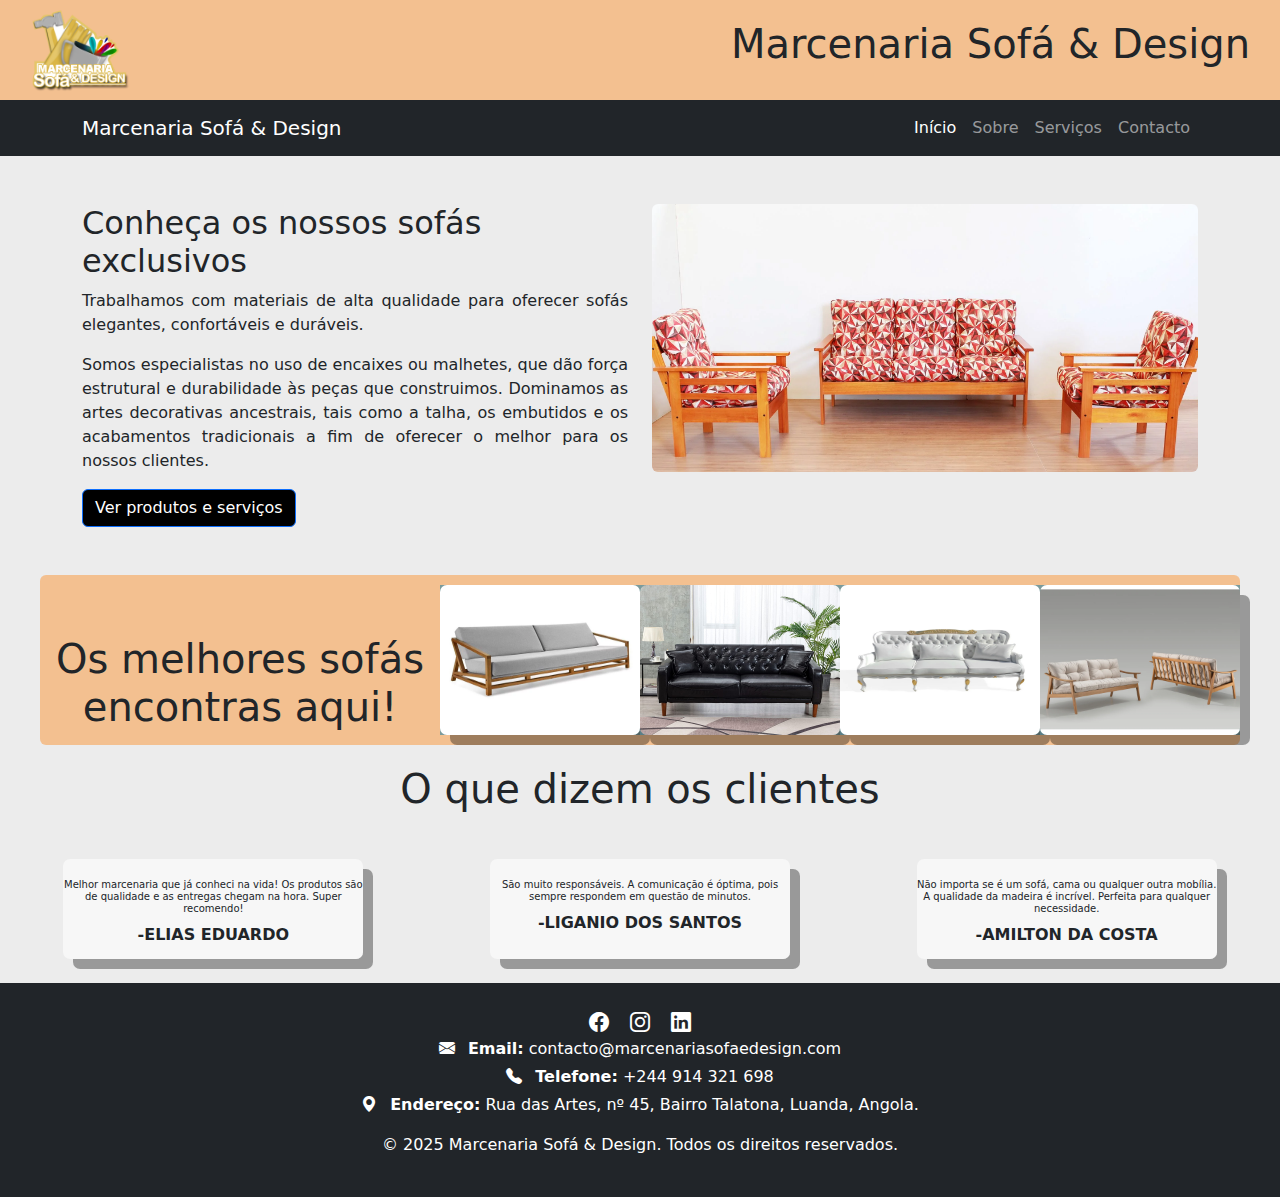
<file: index.html>
<!DOCTYPE html>
<html lang="pt">
<head>
    <meta charset="UTF-8">
    <meta name="viewport" content="width=device-width, initial-scale=1">
    <title>Marcenaria - Página Inicial</title>
    <link href="https://cdn.jsdelivr.net/npm/bootstrap@5.3.0/dist/css/bootstrap.min.css" rel="stylesheet">
    <link href="https://cdn.jsdelivr.net/npm/bootstrap-icons@1.10.5/font/bootstrap-icons.css" rel="stylesheet">
    <link rel="stylesheet" href="css/index.css">
</head>

<body>

 <!-- Banner -->
 <div class="top">
    <img src="img/logotipo_copy.png" alt="logo" width="100px" height="100px">
    <h1>Marcenaria Sofá & Design</h1>

 </div>
  
    <!-- Navbar -->
    <nav class="navbar navbar-expand-lg navbar-dark bg-dark sticky-top">
        <div class="container">
            <a class="navbar-brand" href="index.html">Marcenaria Sofá & Design</a>
            <button class="navbar-toggler" type="button" data-bs-toggle="collapse" data-bs-target="#navbarNav">
                <span class="navbar-toggler-icon"></span>
            </button>
            <div class="collapse navbar-collapse" id="navbarNav">
                <ul class="navbar-nav ms-auto">
                    <li class="nav-item"><a class="nav-link active" href="index.html">Início</a></li>
                    <li class="nav-item"><a class="nav-link" href="html/sobre.html">Sobre</a></li>
                    <li class="nav-item"><a class="nav-link" href="html/servicos.html">Serviços</a></li>
                    <li class="nav-item"><a class="nav-link" href="html/contacto.html">Contacto</a></li>
                </ul>
            </div>
        </div>
    </nav>

    <!-- Conteúdo -->
    <section class="container py-5">
        <div class="row">
            <div class="col-md-6">
                <h2>Conheça os nossos sofás exclusivos</h2>
                <p style="text-align: justify;">Trabalhamos com materiais de alta qualidade para oferecer sofás elegantes,
                    confortáveis e duráveis.
                </p>
                <p style="text-align: justify;">
                    Somos especialistas no uso de encaixes ou malhetes, que dão força estrutural e durabilidade 
                    às peças que construimos. Dominamos as artes decorativas ancestrais, tais como a talha, os embutidos e os 
                    acabamentos tradicionais a fim de oferecer o melhor para os nossos clientes. 
                </p>
                <a href="html/servicos.html" class="btn btn-primary">Ver produtos e serviços</a>
            </div>
            <div class="col-md-6">
                <img src="img/sofá.webp" class="img-fluid rounded" alt="Sofá">
            </div>
        </div>
    </section>

    <section id="monte">
        <div class="camada">
            <h1>Os melhores sofás encontras aqui!</h1>
            <div class="box"><img src="img/cadeirao1.webp" alt="cadeirao1" width="200px" height="150px"></div>
            <div class="box"><img src="img/cadeirao2.jpeg" alt="cadeirao2" width="200px" height="150px"></div>
            <div class="box"><img src="img/cadeirao3.webp" alt="cadeirao3" width="200px" height="150px"></div>
            <div class="box"><img src="img/cadeirao4.webp" alt="cadeirao4"width="200px" height="150px"></div>
        </div>

    </section>

    <h1 class="titulo_comentarios">O que dizem os clientes</h1>
    <div class="comentario">
        <div class="descricao">
            <h2>Melhor marcenaria que já conheci na vida! Os produtos são de qualidade e as entregas chegam na hora. 
                Super recomendo!
            </h2>
            <strong>-ELIAS EDUARDO</strong>
        </div>
        <div class="descricao">
            <h2>São muito responsáveis. A comunicação é óptima, pois sempre respondem em questão de minutos.</h2>
            <strong>-LIGANIO DOS SANTOS</strong> 
        </div>
        <div class="descricao">
            <h2> Não importa se é um sofá, cama ou qualquer outra mobília. A qualidade da madeira é incrível. Perfeita 
                para qualquer necessidade. 
            </h2>
            <strong>-AMILTON DA COSTA</strong>
        </div>
    </div>
    <br>

     <!-- Rodapé -->
    <footer class="bg-dark text-white text-center py-4">
    <div class="container">
      <div class="mb-3">
        <a href="https://facebook.com" class="text-white fs-5 mx-2 social-icon"><i class="bi bi-facebook"></i></a>
        <a href="https://instagram.com" class="text-white fs-5 mx-2 social-icon"><i class="bi bi-instagram"></i></a>
        <a href="https://linkedin.com" class="text-white fs-5 mx-2 social-icon"><i class="bi bi-linkedin"></i></a>
        <p class="mb-1">
          <i class="bi bi-envelope-fill me-2"></i>
          <strong>Email:</strong> contacto@marcenariasofaedesign.com
        </p>
        <p class="mb-1">
          <i class="bi bi-telephone-fill me-2"></i>
          <strong>Telefone:</strong> +244 914 321 698
        </p>
        <p class="mb-3">
          <i class="bi bi-geo-alt-fill me-2"></i>
          <strong>Endereço:</strong> Rua das Artes, nº 45, Bairro Talatona, Luanda, Angola.
        </p>
      </div>
      <p>&copy; 2025 Marcenaria Sofá & Design. Todos os direitos reservados.</p>
    </div>
  </footer>

<script src="https://cdn.jsdelivr.net/npm/bootstrap@5.3.0/dist/js/bootstrap.bundle.min.js"></script>
</body>
</html>
</file>
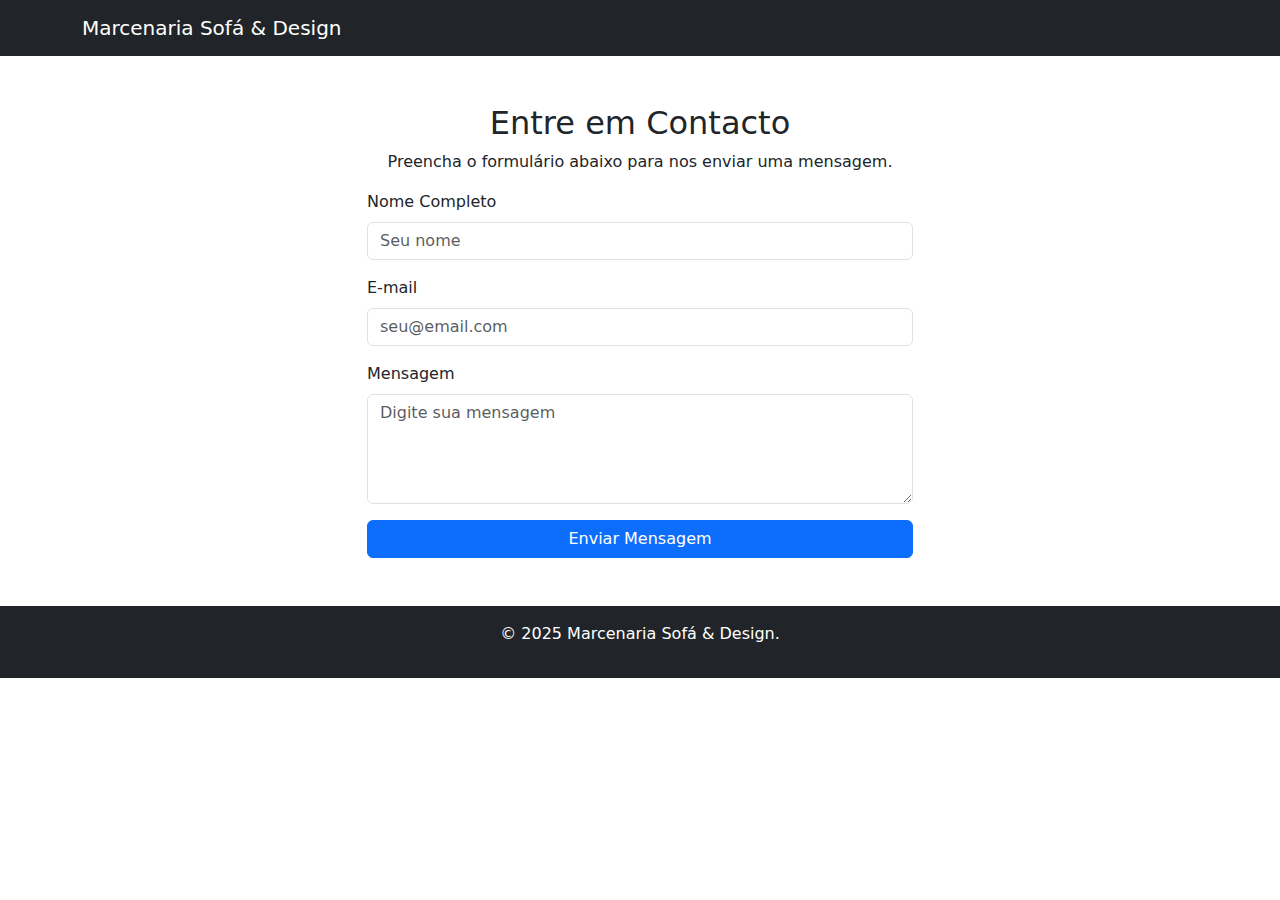
<file: contacto.html>
<!DOCTYPE html>
<html lang="pt">
<head>
    <meta charset="UTF-8">
    <meta name="viewport" content="width=device-width, initial-scale=1">
    <title>Contato - Marcenaria</title>
    <link href="https://cdn.jsdelivr.net/npm/bootstrap@5.3.0/dist/css/bootstrap.min.css" rel="stylesheet">
</head>
<body>

    <nav class="navbar navbar-expand-lg navbar-dark bg-dark">
        <div class="container">
            <a class="navbar-brand" href="index.html">Marcenaria Sofá & Design</a>
        </div>
    </nav>

    <section class="container py-5">
        <h2 class="text-center">Entre em Contacto</h2>
        <p class="text-center">Preencha o formulário abaixo para nos enviar uma mensagem.</p>

        <div class="row justify-content-center">
            <div class="col-md-6">
                <form>
                    <div class="mb-3">
                        <label for="nome" class="form-label">Nome Completo</label>
                        <input type="text" class="form-control" id="nome" placeholder="Seu nome" required>
                    </div>
                    <div class="mb-3">
                        <label for="email" class="form-label">E-mail</label>
                        <input type="email" class="form-control" id="email" placeholder="seu@email.com" required>
                    </div>
                    <div class="mb-3">
                        <label for="mensagem" class="form-label">Mensagem</label>
                        <textarea class="form-control" id="mensagem" rows="4" placeholder="Digite sua mensagem" required></textarea>
                    </div>
                    <button type="submit" class="btn btn-primary w-100">Enviar Mensagem</button>
                </form>
            </div>
        </div>
    </section>

    <footer class="bg-dark text-white text-center py-3">
        <p>&copy; 2025 Marcenaria Sofá & Design.</p>
    </footer>

    <script src="https://cdn.jsdelivr.net/npm/bootstrap@5.3.0/dist/js/bootstrap.bundle.min.js"></script>
</body>
</html>
</file>
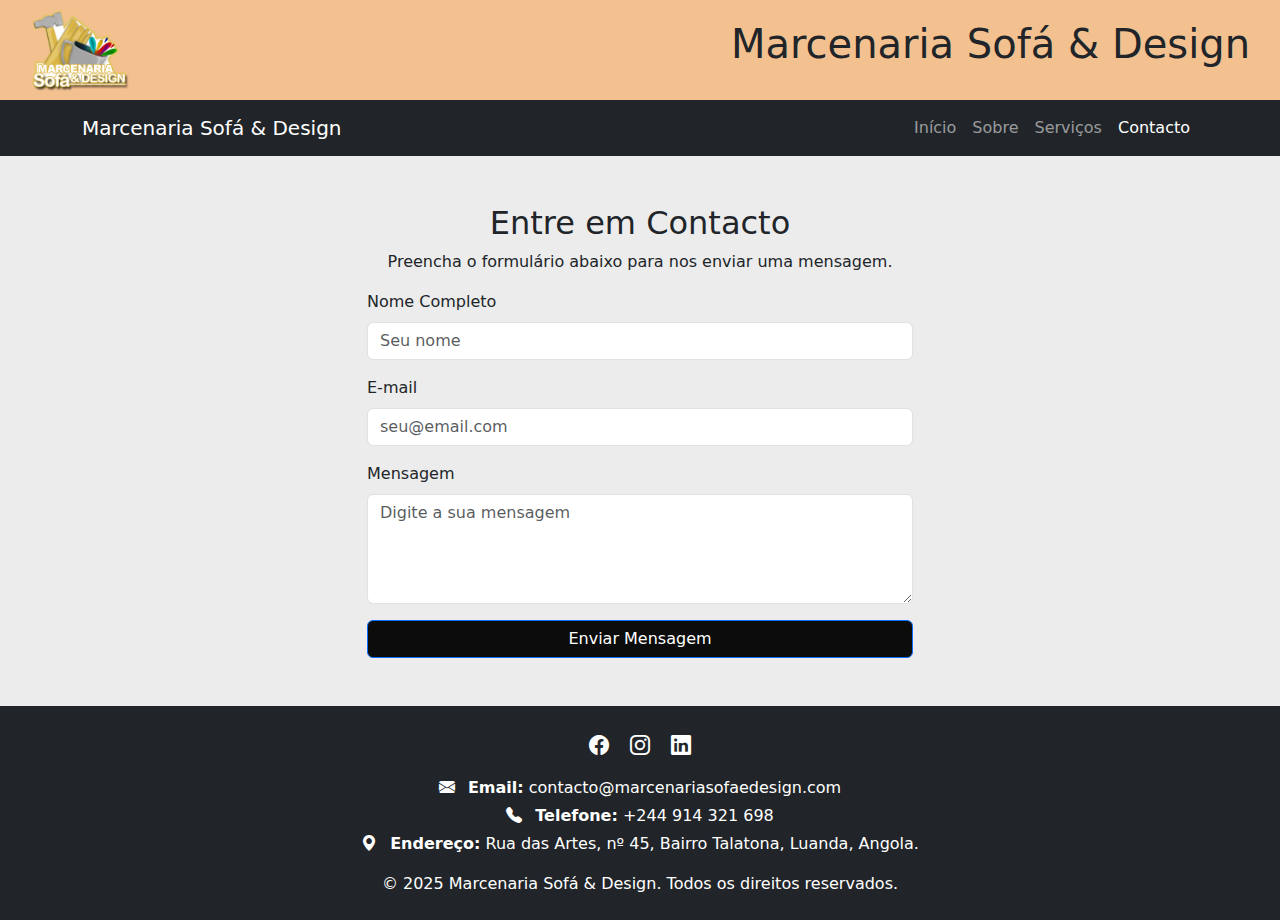
<file: html/contacto.html>
<!DOCTYPE html>
<html lang="pt">
<head>
    <meta charset="UTF-8">
    <meta name="viewport" content="width=device-width, initial-scale=1">
    <title>Contato - Marcenaria</title>
    <link href="https://cdn.jsdelivr.net/npm/bootstrap@5.3.0/dist/css/bootstrap.min.css" rel="stylesheet">
    <link href="https://cdn.jsdelivr.net/npm/bootstrap-icons@1.10.5/font/bootstrap-icons.css" rel="stylesheet">
    <link rel="stylesheet" href="../css/contacto.css">
</head>

<body>
 <!-- Banner -->
 <div class="top">
  <img src="../img/logotipo_copy.png" alt="logo" width="100px" height="100px">
  <h1>Marcenaria Sofá & Design</h1>
</div>

  <!-- Navbar -->
  <nav class="navbar navbar-expand-lg navbar-dark bg-dark sticky-top">
      <div class="container">
          <a class="navbar-brand" href="../index.html">Marcenaria Sofá & Design</a>
          <button class="navbar-toggler" type="button" data-bs-toggle="collapse" data-bs-target="#navbarNav">
              <span class="navbar-toggler-icon"></span>
          </button>
          <div class="collapse navbar-collapse" id="navbarNav">
              <ul class="navbar-nav ms-auto">
                  <li class="nav-item"><a class="nav-link" href="../index.html">Início</a></li>
                  <li class="nav-item"><a class="nav-link" href="sobre.html">Sobre</a></li>
                  <li class="nav-item"><a class="nav-link" href="servicos.html">Serviços</a></li>
                  <li class="nav-item"><a class="nav-link active" href="contacto.html">Contacto</a></li>
              </ul>
          </div>
      </div>
  </nav>

    <section class="container py-5">
        <h2 class="text-center">Entre em Contacto</h2>
        <p class="text-center">Preencha o formulário abaixo para nos enviar uma mensagem.</p>

        <div class="row justify-content-center">
            <div class="col-md-6">
                <form>
                    <div class="mb-3">
                        <label for="nome" class="form-label">Nome Completo</label>
                        <input type="text" class="form-control" id="nome" placeholder="Seu nome" required>
                    </div>
                    <div class="mb-3">
                        <label for="email" class="form-label">E-mail</label>
                        <input type="email" class="form-control" id="email" placeholder="seu@email.com" required>
                    </div>
                    <div class="mb-3">
                        <label for="mensagem" class="form-label">Mensagem</label>
                        <textarea class="form-control" id="mensagem" rows="4" placeholder="Digite a sua mensagem" required></textarea>
                    </div>
                    <button type="submit" class="btn btn-primary w-100" id="btn-enviar" style="background: rgb(12, 12, 12);">Enviar Mensagem</button>
                </form>
            </div>
        </div>
    </section>

       <!-- Rodapé -->
<footer class="bg-dark text-white text-center py-4">
  <div class="container">
    <div class="mb-3">
      <a href="https://facebook.com" class="text-white fs-5 mx-2 social-icon"><i class="bi bi-facebook"></i></a>
      <a href="https://instagram.com" class="text-white fs-5 mx-2 social-icon"><i class="bi bi-instagram"></i></a>
      <a href="https://linkedin.com" class="text-white fs-5 mx-2 social-icon"><i class="bi bi-linkedin"></i></a>
    </div>

    <p class="mb-1">
      <i class="bi bi-envelope-fill me-2"></i>
      <strong>Email:</strong> contacto@marcenariasofaedesign.com
    </p>
    <p class="mb-1">
      <i class="bi bi-telephone-fill me-2"></i>
      <strong>Telefone:</strong> +244 914 321 698
    </p>
    <p class="mb-3">
      <i class="bi bi-geo-alt-fill me-2"></i>
      <strong>Endereço:</strong> Rua das Artes, nº 45, Bairro Talatona, Luanda, Angola.
    </p>

    <p class="mb-0">&copy; 2025 Marcenaria Sofá & Design. Todos os direitos reservados.</p>
  </div>
</footer>

    <script src="https://cdn.jsdelivr.net/npm/bootstrap@5.3.0/dist/js/bootstrap.bundle.min.js"></script>
    <script src="../js/contacto.js"></script>
</body>
</html>
</file>
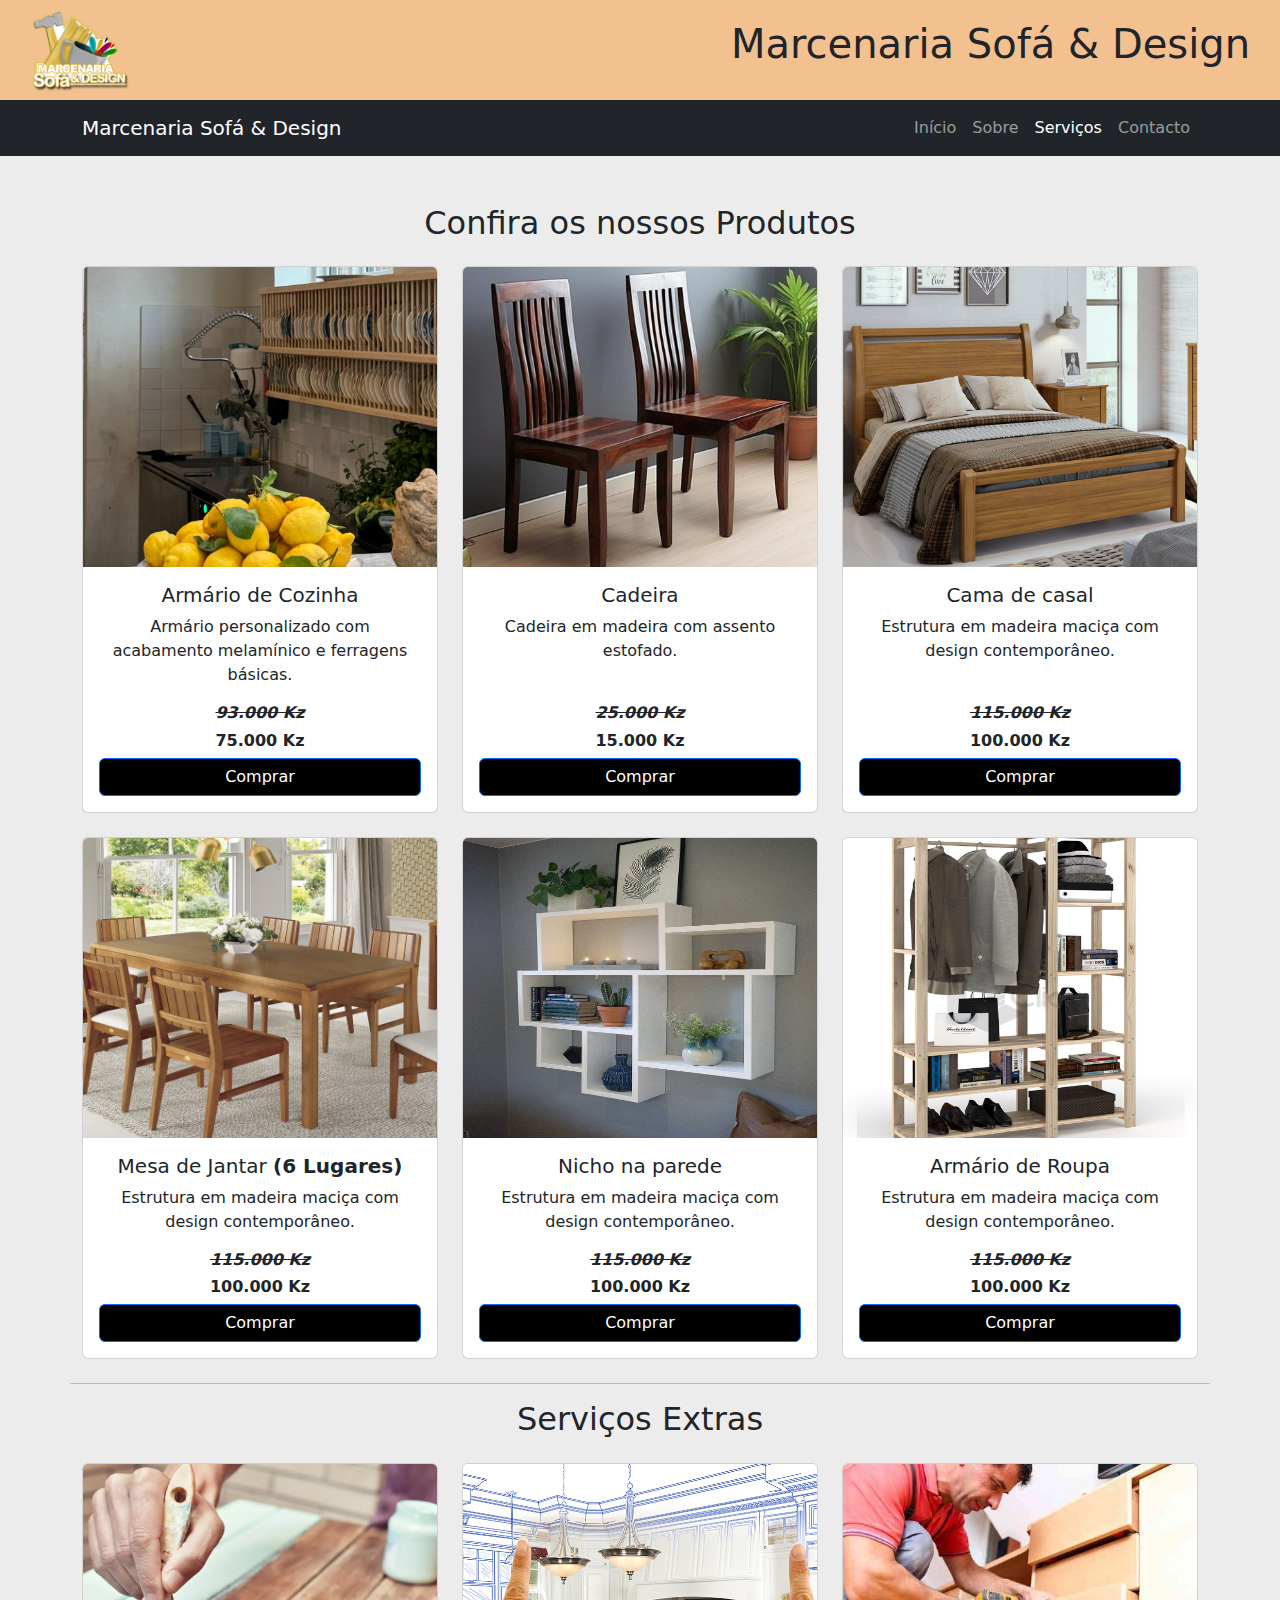
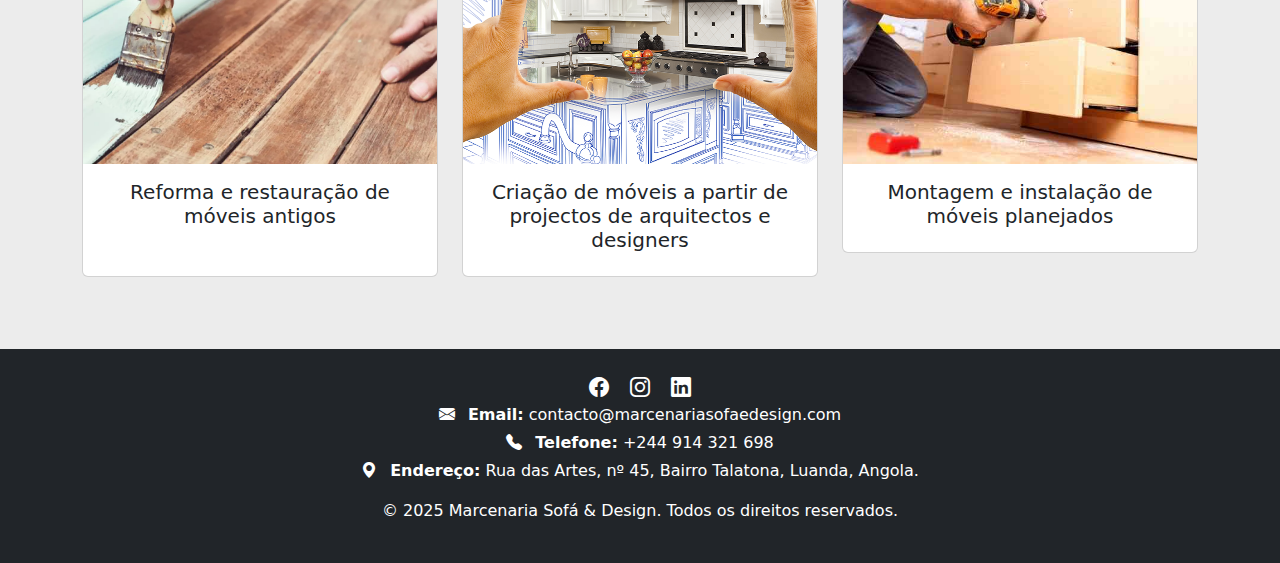
<file: html/servicos.html>
<!DOCTYPE html>
<html lang="pt">
<head>
    <meta charset="UTF-8">
    <meta name="viewport" content="width=device-width, initial-scale=1.0">
    <title>Serviços - Marcenaria Sofá & Design</title>

    <!-- Bootstrap CSS -->
    <link href="https://cdn.jsdelivr.net/npm/bootstrap@5.3.0/dist/css/bootstrap.min.css" rel="stylesheet">
    <link href="https://cdn.jsdelivr.net/npm/bootstrap-icons@1.10.5/font/bootstrap-icons.css" rel="stylesheet">
    <link rel="stylesheet" href="../css/servicos.css">
  </head>

<body>

  <!-- Banner -->
 <div class="top">
    <img src="../img/logotipo_copy.png" alt="logo" width="100px" height="100px">
    <h1>Marcenaria Sofá & Design</h1>

 </div>
  
    <!-- Navbar -->
    <nav class="navbar navbar-expand-lg navbar-dark bg-dark sticky-top">
        <div class="container">
            <a class="navbar-brand" href="../index.html">Marcenaria Sofá & Design</a>
            <button class="navbar-toggler" type="button" data-bs-toggle="collapse" data-bs-target="#navbarNav">
                <span class="navbar-toggler-icon"></span>
            </button>
            <div class="collapse navbar-collapse" id="navbarNav">
                <ul class="navbar-nav ms-auto">
                    <li class="nav-item"><a class="nav-link" href="../index.html">Início</a></li>
                    <li class="nav-item"><a class="nav-link" href="sobre.html">Sobre</a></li>
                    <li class="nav-item"><a class="nav-link active" href="servicos.html">Serviços</a></li>
                    <li class="nav-item"><a class="nav-link" href="contacto.html">Contacto</a></li>
                </ul>
            </div>
        </div>
    </nav>

    <!-- Secção de Produtos e Serviços -->
    <section class="container py-5">
        <h2 class="text-center mb-4">Confira os nossos Produtos</h2>
        <div class="row text-center">

          <!-- Produto 1 -->
          <div class="col-md-4 mb-4">
            <div class="card h-100 d-flex flex-column">
              <img src="../img/armario1.jpeg" class="card-img-top" alt="Armário de Cozinha" style="height: 300px; object-fit: cover;">
              <div class="card-body d-flex flex-column">
                <h5 class="card-title">Armário de Cozinha</h5>
                <p class="card-text flex-grow-1">Armário personalizado com acabamento melamínico e ferragens básicas.</p>
                <h6><del><i><strong>93.000 Kz</strong></i></del></h6>
                <h6><strong>75.000 Kz</strong></h6>
                <button type="button" class="btn btn-primary mt-auto" onclick="comprar('Armário de Cozinha')">Comprar</button>
              </div>
            </div>
          </div>

          <!-- Produto 2 -->
          <div class="col-md-4 mb-4">
            <div class="card h-100 d-flex flex-column">
              <img src="../img/cadeira1.jpg" class="card-img-top" alt="Cadeira" style="height: 300px; object-fit: cover;">
              <div class="card-body d-flex flex-column">
                <h5 class="card-title">Cadeira</h5>
                <p class="card-text flex-grow-1">Cadeira em madeira com assento estofado.</p>
                <h6><del><i><strong>25.000 Kz</strong></i></del></h6>
                <h6><strong>15.000 Kz</strong></h6>
                <button type="button" class="btn btn-primary mt-auto" onclick="comprar('Cadeira')">Comprar</button>
              </div>
            </div>
          </div>
      
          <!-- Produto 3 -->
          <div class="col-md-4 mb-4">
            <div class="card h-100 d-flex flex-column">
              <img src="../img/cama2.jpeg" class="card-img-top" alt="Cama de casal" style="height: 300px; object-fit: cover;">
              <div class="card-body d-flex flex-column">
                <h5 class="card-title">Cama de casal</h5>
                <p class="card-text flex-grow-1">Estrutura em madeira maciça com design contemporâneo.</p>
                <h6><del><i><strong>115.000 Kz</strong></i></del></h6>
                <h6><strong>100.000 Kz</strong></h6>
                <button type="button" class="btn btn-primary mt-auto" onclick="comprar('Cama de casal')">Comprar</button>
              </div>
            </div>
          </div>

           <!-- Produto 4 -->
           <div class="col-md-4 mb-4">
            <div class="card h-100 d-flex flex-column">
              <img src="../img/mesa1.webp" class="card-img-top" alt="Cama de casal" style="height: 300px; object-fit: cover;">
              <div class="card-body d-flex flex-column">
                <h5 class="card-title">Mesa de Jantar <strong>(6 Lugares)</strong></h5>
                <p class="card-text flex-grow-1">Estrutura em madeira maciça com design contemporâneo.</p>
                <h6><del><i><strong>115.000 Kz</strong></i></del></h6>
                <h6><strong>100.000 Kz</strong></h6>
                <button type="button" class="btn btn-primary mt-auto" onclick="comprar('Mesa de Jantar (6 Lugares)')">Comprar</button>
              </div>
            </div>
          </div>
          
           <!-- Produto 5 -->
           <div class="col-md-4 mb-4">
            <div class="card h-100 d-flex flex-column">
              <img src="../img/nicho.jpg" class="card-img-top" alt="Cama de casal" width="300px" height="300px" >
              <div class="card-body d-flex flex-column">
                <h5 class="card-title">Nicho na parede</h5>
                <p class="card-text flex-grow-1">Estrutura em madeira maciça com design contemporâneo.</p>
                <h6><del><i><strong>115.000 Kz</strong></i></del></h6>
                <h6><strong>100.000 Kz</strong></h6>
                <button type="button" class="btn btn-primary mt-auto" onclick="comprar('Nicho na parede')">Comprar</button>
              </div>
            </div>
          </div>

           <!-- Produto 6 -->
           <div class="col-md-4 mb-4">
            <div class="card h-100 d-flex flex-column">
              <img src="../img/roupa.jpg" class="card-img-top" alt="Cama de casal" style="height: 300px; object-fit: cover;">
              <div class="card-body d-flex flex-column">
                <h5 class="card-title">Armário de Roupa</h5>
                <p class="card-text flex-grow-1">Estrutura em madeira maciça com design contemporâneo.</p>
                <h6><del><i><strong>115.000 Kz</strong></i></del></h6>
                <h6><strong>100.000 Kz</strong></h6>
                <button type="button" class="btn btn-primary mt-auto" onclick="comprar('Armário de Roupa')">Comprar</button>
              </div>
            </div>
          </div>

          <hr>

        <h2 class="text-center mb-4">Serviços Extras</h2>

          <!-- Serviço 1 -->
          <div class="col-md-4 mb-4">
            <div class="card h-100 d-flex flex-column">
              <img src="../img/como restaurar móveis de madeira.jpg.webp" class="card-img-top" alt="reforma imóvel" style="height: 300px; object-fit: cover;">
              <div class="card-body d-flex flex-column">
                <h5 class="card-title">Reforma e restauração de móveis antigos</h5>
              </div>
            </div>
          </div>
           <!-- Serviço 2 -->
          <div class="col-md-4 mb-4">
            <div class="card h-100 d-flex flex-column">
              <img src="../img/antigo2.png" class="card-img-top" alt="Cama de casal" style="height: 300px; object-fit: cover;">
              <div class="card-body d-flex flex-column">
                <h5 class="card-title">Criação de móveis a partir de projectos de arquitectos e designers</h5>
              </div>
            </div>
          </div>
           <!-- Serviºo 3 -->
           <div class="col-md-4 mb-4">
            <div class="card h-150 d-flex flex-column">
              <img src="../img/antigo3.jpg" class="card-img-top" alt="Cama de casal" style="height: 300px; object-fit: cover;">
              <div class="card-body d-flex flex-column">
                <h5 class="card-title">Montagem e instalação de móveis planejados</h5>
              </div>
            </div>
          </div>
        </div>
      </section>
      
     <!-- Rodapé -->
     <footer class="bg-dark text-white text-center py-4">
      <div class="container">
        <div class="mb-3">
          <a href="https://facebook.com" class="text-white fs-5 mx-2 social-icon"><i class="bi bi-facebook"></i></a>
          <a href="https://instagram.com" class="text-white fs-5 mx-2 social-icon"><i class="bi bi-instagram"></i></a>
          <a href="https://linkedin.com" class="text-white fs-5 mx-2 social-icon"><i class="bi bi-linkedin"></i></a>
          <p class="mb-1">
            <i class="bi bi-envelope-fill me-2"></i>
            <strong>Email:</strong> contacto@marcenariasofaedesign.com
          </p>
          <p class="mb-1">
            <i class="bi bi-telephone-fill me-2"></i>
            <strong>Telefone:</strong> +244 914 321 698
          </p>
          <p class="mb-3">
            <i class="bi bi-geo-alt-fill me-2"></i>
            <strong>Endereço:</strong> Rua das Artes, nº 45, Bairro Talatona, Luanda, Angola.
          </p>
        </div>
        <p>&copy; 2025 Marcenaria Sofá & Design. Todos os direitos reservados.</p>
      </div>
    </footer>

    <!-- Bootstrap JS -->
    <script src="https://cdn.jsdelivr.net/npm/bootstrap@5.3.0/dist/js/bootstrap.bundle.min.js"></script>
    <script src="../js/servicos.js"></script>
  
</body>
</html>
</file>
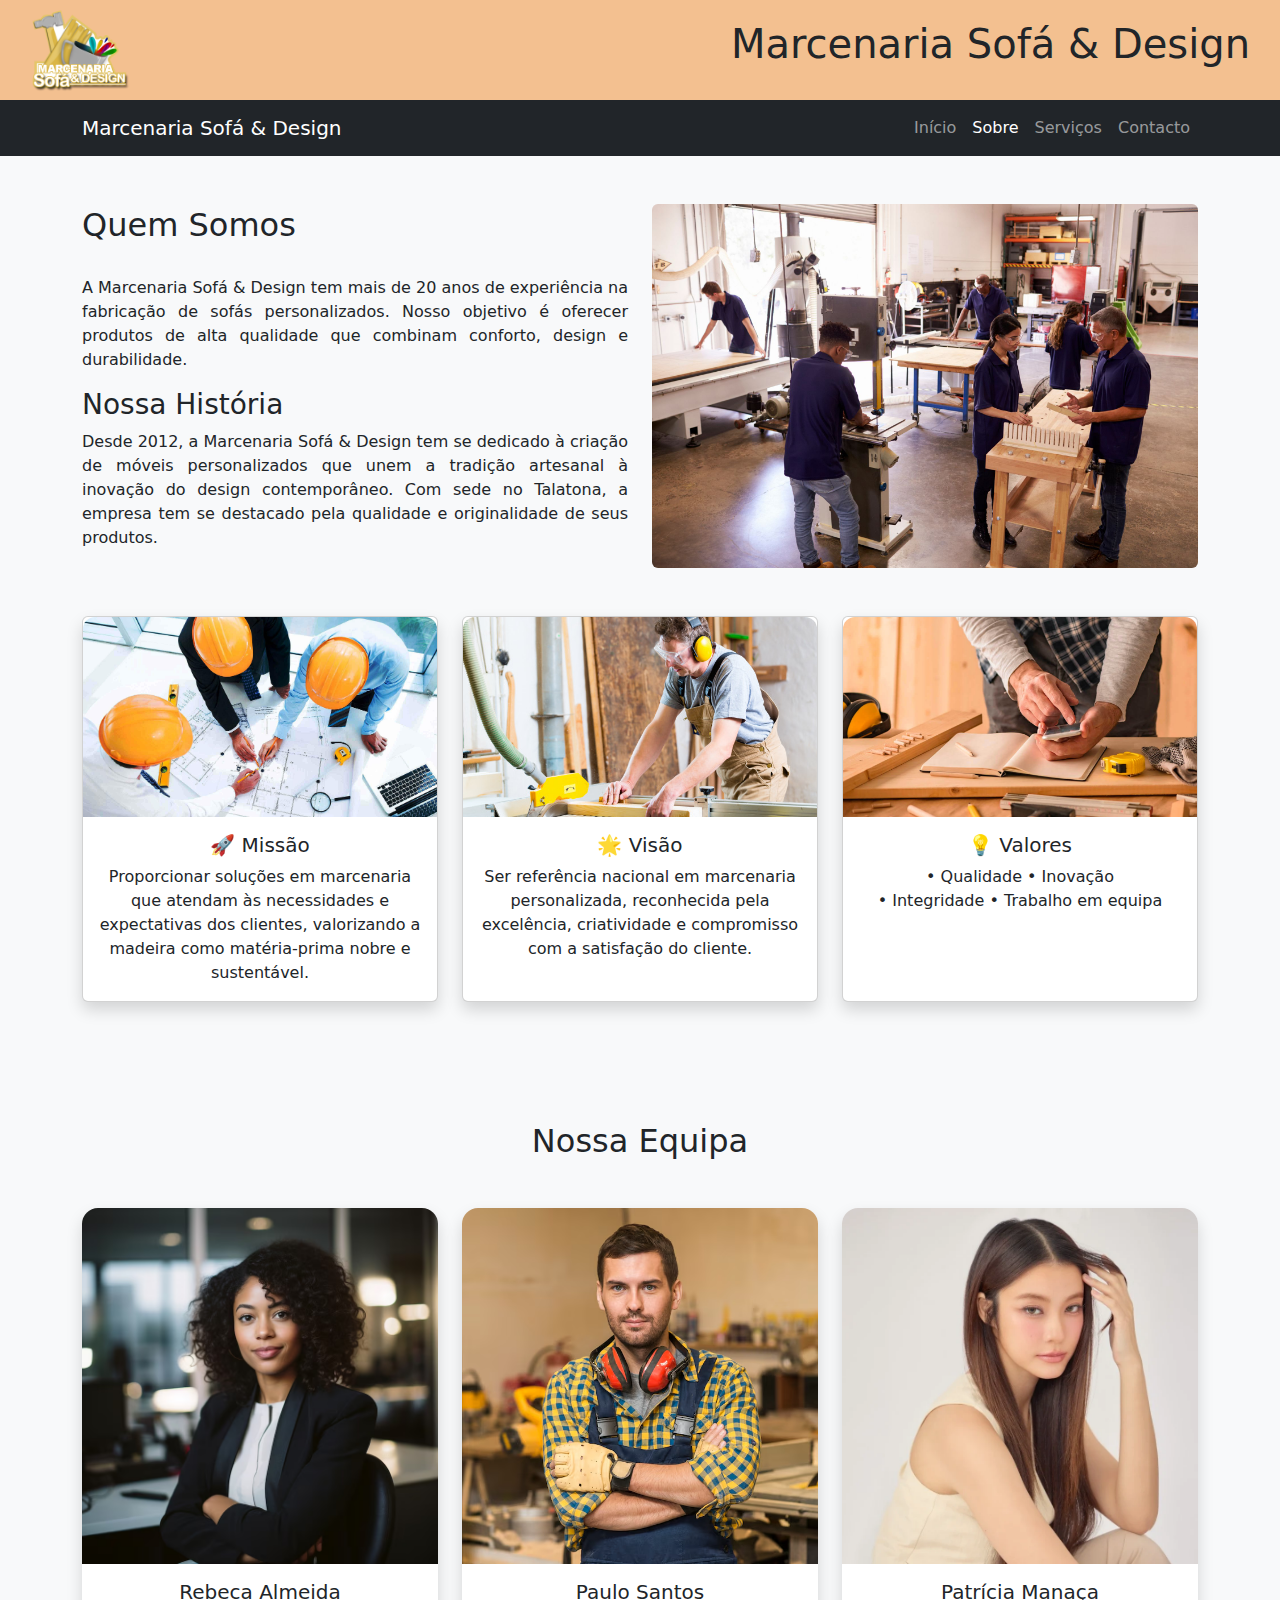
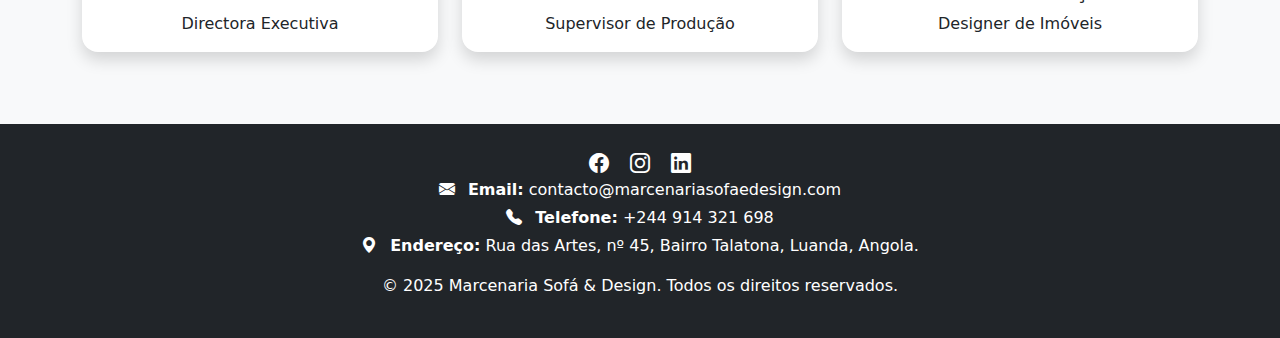
<file: html/sobre.html>
<!DOCTYPE html>
<html lang="pt">
<head>
  <meta charset="UTF-8" />
  <meta name="viewport" content="width=device-width, initial-scale=1" />
  <title>Sobre - Marcenaria Sofá & Design</title>
  <link href="https://cdn.jsdelivr.net/npm/bootstrap@5.3.0/dist/css/bootstrap.min.css" rel="stylesheet">
  <link href="https://cdn.jsdelivr.net/npm/bootstrap-icons@1.10.5/font/bootstrap-icons.css" rel="stylesheet">
  <link rel="stylesheet" href="../css/sobre.css">
</head>

<body>


 <!-- Banner -->
 <div class="top">
  <img src="../img/logotipo_copy.png" alt="logo" width="100px" height="100px">
  <h1>Marcenaria Sofá & Design</h1>

</div>

  <!-- Navbar -->
  <nav class="navbar navbar-expand-lg navbar-dark bg-dark sticky-top">
      <div class="container">
          <a class="navbar-brand" href="../index.html">Marcenaria Sofá & Design</a>
          <button class="navbar-toggler" type="button" data-bs-toggle="collapse" data-bs-target="#navbarNav">
              <span class="navbar-toggler-icon"></span>
          </button>
          <div class="collapse navbar-collapse" id="navbarNav">
              <ul class="navbar-nav ms-auto">
                  <li class="nav-item"><a class="nav-link" href="../index.html">Início</a></li>
                  <li class="nav-item"><a class="nav-link active" href="sobre.html">Sobre</a></li>
                  <li class="nav-item"><a class="nav-link" href="servicos.html">Serviços</a></li>
                  <li class="nav-item"><a class="nav-link" href="contacto.html">Contacto</a></li>
              </ul>
          </div>
      </div>
  </nav>

  <!-- Secção Sobre a Empresa -->
  <section class="py-5 bg-light">
    <div class="container">
      <div class="row align-items-center mb-5">
        <div class="col-md-6">
          <h2 class="section-title">Quem Somos</h2>
          <p style="text-align: justify;">
            A Marcenaria Sofá & Design tem mais de 20 anos de experiência na fabricação de sofás personalizados. 
            Nosso objetivo é oferecer produtos de alta qualidade que combinam conforto, design e durabilidade.
          </p>
          <h3>Nossa História</h3>
          <p style="text-align: justify;">
            Desde 2012, a Marcenaria Sofá & Design tem se dedicado à criação de móveis personalizados que unem a tradição artesanal 
            à inovação do design contemporâneo. Com sede no Talatona, a empresa tem se destacado pela qualidade e originalidade de 
            seus produtos.
          </p>
        </div>
        <div class="col-md-6">
          <img src="../img/Colaboradores-marcenaria.jpg"  class="img-fluid rounded" alt="equipa" />
        </div>
      </div>

      <!-- Missão, Visão e Valores -->
      <div class="row missao-visao-valores text-center">
        <div class="col-md-4 mb-4">
          <div class="card h-100 shadow rounded">
            <img src="../img/missao.jpg" class="card-img-top" alt="Missão" />
            <div class="card-body">
              <h5 class="card-title">🚀 Missão</h5>
              <p class="card-text">
                Proporcionar soluções em marcenaria que atendam às necessidades e expectativas dos clientes, valorizando a madeira 
                como matéria-prima nobre e sustentável.
              </p>
            </div>
          </div>
        </div>
        <div class="col-md-4 mb-4">
          <div class="card h-100 shadow rounded">
            <img src="../img/visao.jpg" class="card-img-top" alt="Visão" />
            <div class="card-body">
              <h5 class="card-title">🌟 Visão</h5>
              <p class="card-text">
                Ser referência nacional em marcenaria personalizada, reconhecida pela excelência, criatividade e 
                compromisso com a satisfação do cliente.
              </p>
            </div>
          </div>
        </div>
        <div class="col-md-4 mb-4">
          <div class="card h-100 shadow rounded">
            <img src="../img/valores.jpg" class="card-img-top" alt="Valores" />
            <div class="card-body">
              <h5 class="card-title">💡 Valores</h5>
              <p class="card-text">
                • Qualidade
                • Inovação<br />
                • Integridade
                • Trabalho em equipa
              </p>
            </div>
          </div>
        </div>
      </div>
    </div>
  </section>

  <!-- Secção da Equipa -->
<section class="py-5 bg-light">
    <div class="container">
      <h2 class="text-center mb-5">Nossa Equipa</h2>
      <div class="row justify-content-center">
  
        <!-- Membro 1 -->
        <div class="col-md-4 mb-4">
          <div class="card border-0 shadow rounded-4 team-card h-100">
            <img src="../img/portrait-elegant-professional-businesswoman_23-2150917266.avif" class="card-img-top rounded-top-4" alt="Membro 1">
            <div class="card-body text-center">
              <h5 class="card-title">Rebeca Almeida</h5>
              <p class="card-text">Directora Executiva</p>
            </div>
          </div>
        </div>
  
        <!-- Membro 2 -->
        <div class="col-md-4 mb-4">
          <div class="card border-0 shadow rounded-4 team-card h-100">
            <img src="../img/portrait-male-carpenter-standing-with-his-arms-crossed_23-2147945085.avif" class="card-img-top rounded-top-4" alt="Membro 2">
            <div class="card-body text-center">
              <h5 class="card-title">Paulo Santos</h5>
              <p class="card-text">Supervisor de Produção</p>
            </div>
          </div>
        </div>
  
        <!-- Membro 3 -->
        <div class="col-md-4 mb-4">
          <div class="card border-0 shadow rounded-4 team-card h-100">
            <img src="../img/Namtan_Tipnaree_Weerawatnodom_GMMTV_2025.webp" class="card-img-top rounded-top-4" alt="Membro 3">
            <div class="card-body text-center">
              <h5 class="card-title">Patrícia Manaça</h5>
              <p class="card-text">Designer de Imóveis</p>
            </div>
          </div>
        </div>
  
      </div>
    </div>
  </section>
  

 <!-- Rodapé -->
 <footer class="bg-dark text-white text-center py-4">
    <div class="container">
      <div class="mb-3">
        <a href="https://facebook.com" class="text-white fs-5 mx-2 social-icon"><i class="bi bi-facebook"></i></a>
        <a href="https://instagram.com" class="text-white fs-5 mx-2 social-icon"><i class="bi bi-instagram"></i></a>
        <a href="https://linkedin.com" class="text-white fs-5 mx-2 social-icon"><i class="bi bi-linkedin"></i></a>
        <p class="mb-1">
          <i class="bi bi-envelope-fill me-2"></i>
          <strong>Email:</strong> contacto@marcenariasofaedesign.com
        </p>
        <p class="mb-1">
          <i class="bi bi-telephone-fill me-2"></i>
          <strong>Telefone:</strong> +244 914 321 698
        </p>
        <p class="mb-3">
          <i class="bi bi-geo-alt-fill me-2"></i>
          <strong>Endereço:</strong> Rua das Artes, nº 45, Bairro Talatona, Luanda, Angola.
        </p>
      </div>
      <p>&copy; 2025 Marcenaria Sofá & Design. Todos os direitos reservados.</p>
    </div>
  </footer>

  <!-- Bootstrap JS -->
  <script src="https://cdn.jsdelivr.net/npm/bootstrap@5.3.0/dist/js/bootstrap.bundle.min.js"></script>
</body>
</html>
</file>
<file: css/index.css>
body{
    background: linear-gradient(rgb(236, 236, 236)  );
   
}
.camada{
    display: flex;
    justify-content: space-around;
    background: rgba(255, 123, 0, 0.39);
    margin-left: 40px;
    margin-right: 40px;
    border-radius: 6px;
    margin-bottom: 20px;
}

.box{
    width: 200px;
    height: 150px;
    margin-top: 10px;
    margin-bottom: 10px;
    background: rgba(165, 108, 42, 0.596);
}

.camada h1{
    text-align: center;
    margin-top: 60px;
}
.camada img{
    border-radius: 7px;
    box-shadow: 10px 10px 0 rgba(0, 0, 0, 0.349);
    transition: 0.1s ease-in-out;
}

.camada img:hover{
   transform: scale(1.2);
}

.camada img::before(:hover) {
    content: "os preço";
    display: flex;
}

.base{
    background:   rgba(255, 153, 0, 0.075);
}

.base h2{
    text-align: center;
}

.conteudo{
    display: flex;
    justify-content: space-around;
}

.pilar{
    display: flex;
    justify-content: space-around;
    background: fixed;
    margin-left: 40px;
    margin-right: 40px;
    border-radius: 6px;
    margin-bottom: 20px;
}
.box{
    width: 200px;
    height: 150px;
    margin-top: 10px;
    margin-bottom: 10px;
    background: rgba(42, 130, 165, 0.596);
}

.top{
    display: flex;
    justify-content: space-between;
    background-color:rgba(255, 123, 0, 0.39);
    box-shadow: inset;
}

.top img{
    margin-left: 30px;
}

.top h1{
    margin-top: 20px;
    margin-right: 30px; 
}

.comentario{
    display: flex;
    justify-content: space-around;
}

.descricao{
    width: 300px;
    height: 100px;  
    background: rgba(250, 250, 250, 0.753);
    border-radius: 7px;
    text-align: center;
    padding-top: 20px;
    box-shadow: 10px 10px 0 rgba(0, 0, 0, 0.349);
    transition: 0.5s all ease-in-out;
}

.descricao h2{
    font-size: 10px;
}

.descricao:hover{
    transform: scale(1.2);
    background-color: rgba(255, 123, 0, 0.39);
}

.social-icon:hover {
    color: #ffc107 !important;
    transform: scale(1.2);
    transition: 0.3s;
}

footer.text-white {
    color: #F5F5DC;
}

.valores-icones i {
    font-size: 1.5rem;
    margin-right: 0.5rem;
}

.titulo_comentarios{
    text-align: center;
    padding-bottom: 3%;
}

.btn.btn-primary{
    background-color: black;
}
</file>
<file: css/contacto.css>
body{
  background: linear-gradient(rgb(236, 236, 236) );
 
}

.top{
  display: flex;
  justify-content: space-between;
  background-color:rgba(255, 123, 0, 0.39);
  box-shadow: inset;
}

.top img{
  margin-left: 30px;
}

.top h1{
  margin-top: 20px; 
  margin-right: 30px; 
}

.social-icon:hover {
color: #D2B48C !important;
transform: scale(1.2);
transition: 0.3s;
}

footer.text-white {
color: #F5F5DC;
}

.social-icon:hover {
  color: #ffc107 !important;
  transform: scale(1.2);
  transition: 0.3s;
}

.btn:hover{
  color: rgba(250, 250, 250, 0.753);
}
</file>
<file: css/servicos.css>
.top{
  display: flex;
  justify-content: space-between;
  background-color:rgba(255, 123, 0, 0.39);
  box-shadow: inset;
}

.top img{
  margin-left: 30px;
}

.top h1{
  margin-top: 20px; 
  margin-right: 30px; 
}

body{
  background: linear-gradient(rgb(236, 236, 236)  );
 
}

.social-icon:hover {
color: #D2B48C !important;
transform: scale(1.2);
transition: 0.3s;
}

footer.text-white {
color: #F5F5DC;
}

.social-icon:hover {
  color: #ffc107 !important;
  transform: scale(1.2);
  transition: 0.3s;
}

.btn.btn-primary{
  background-color: black;
}

.btn.btn-primary:hover{
  color: rgba(250, 250, 250, 0.753);
}
</file>
<file: css/sobre.css>
.top{
    display: flex;
    justify-content: space-between;
    background-color:rgba(255, 123, 0, 0.39);
    box-shadow: inset;
}

.top img{
    margin-left: 30px;
}

.top h1{
    margin-top: 20px; 
    margin-right: 30px; 
}

.social-icon:hover {
color: #D2B48C !important;
transform: scale(1.2);
transition: 0.3s;
}

footer.text-white {
color: #F5F5DC;
}


.section-title {
  margin-bottom: 2rem;
}

.valores-icones i {
  font-size: 1.5rem;
  margin-right: 0.5rem;
}

.missao-visao-valores .card img {
  height: 200px;
  object-fit: cover;
  border-top-left-radius: 0.75rem;
  border-top-right-radius: 0.75rem;
}

.social-icon:hover {
  color: #ffc107 !important;
  transform: scale(1.2);
  transition: 0.3s;
}

.team-card {
transition: transform 0.3s ease, box-shadow 0.3s ease;
}

.team-card:hover {
transform: translateY(-8px);
box-shadow: 0 8px 20px rgba(0, 0, 0, 0.2);
}

body{
    background: linear-gradient(rgb(236, 236, 236) );
   
}
</file>
